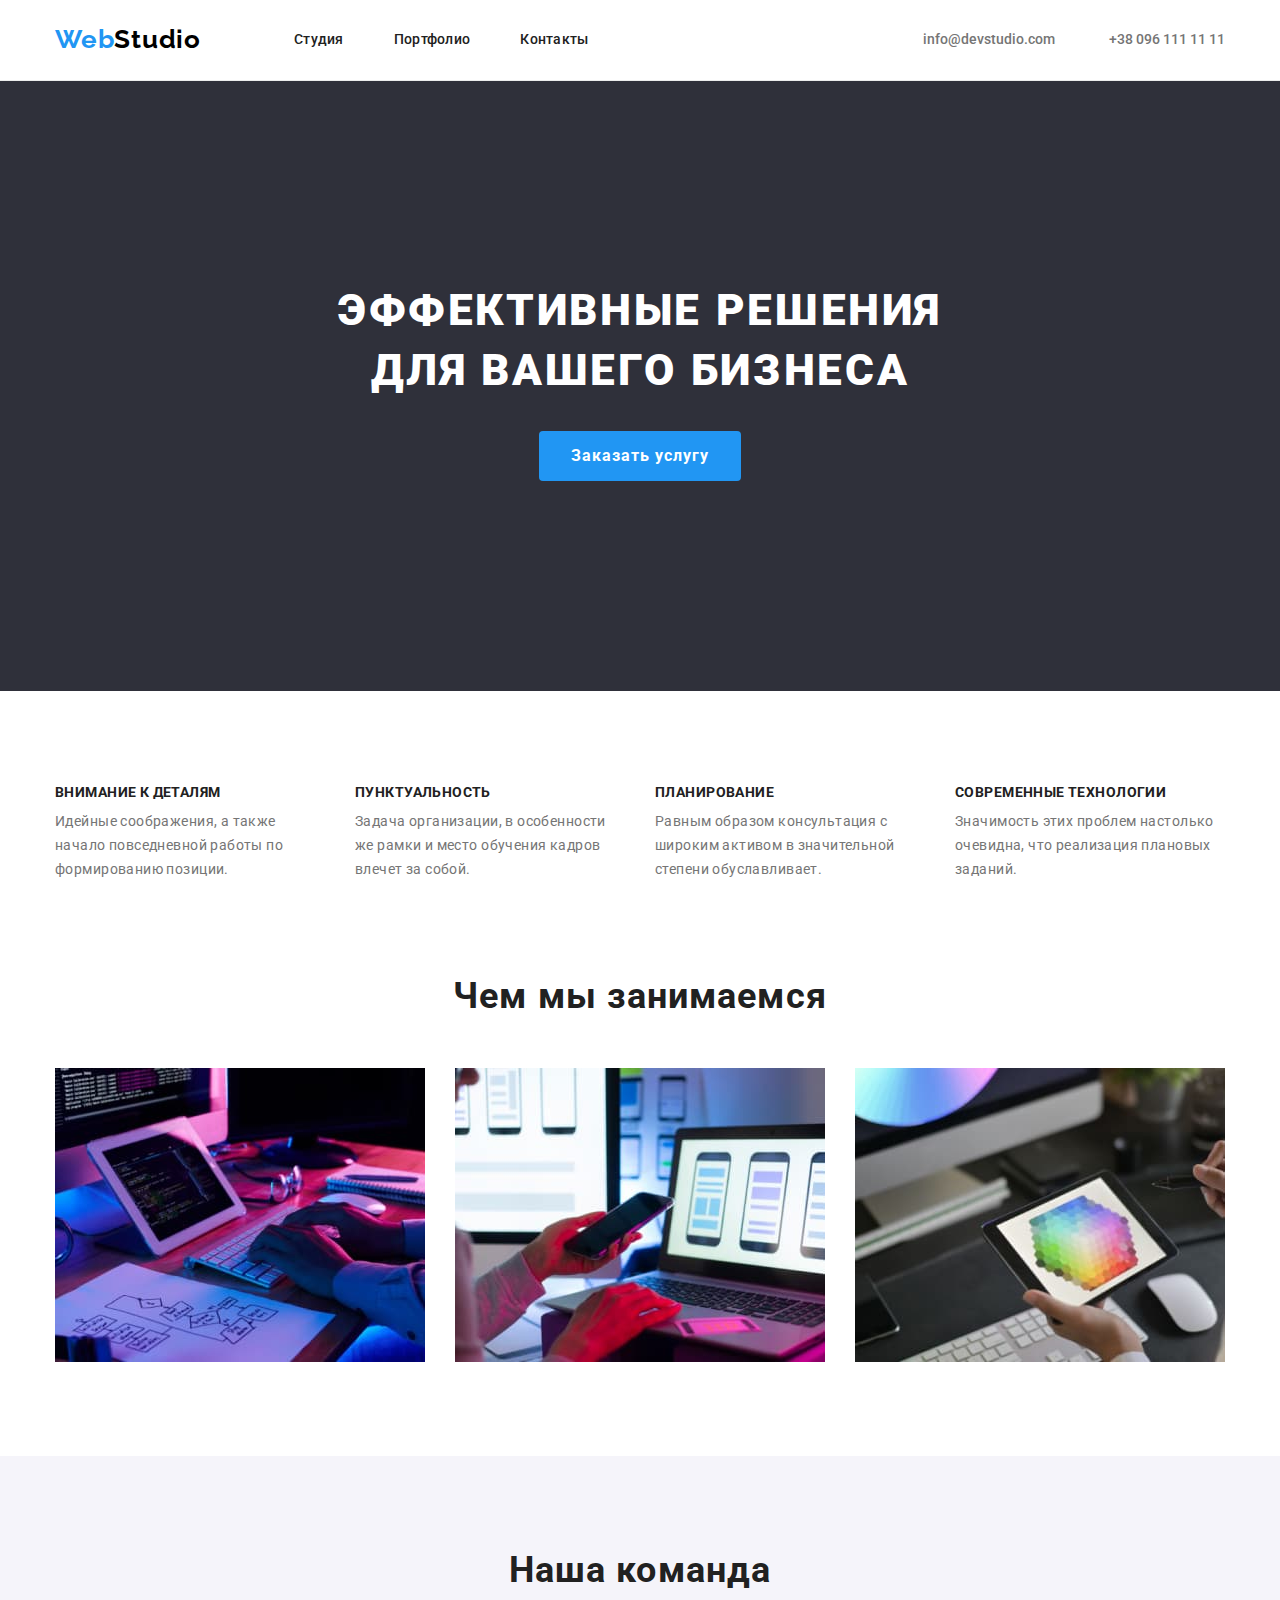
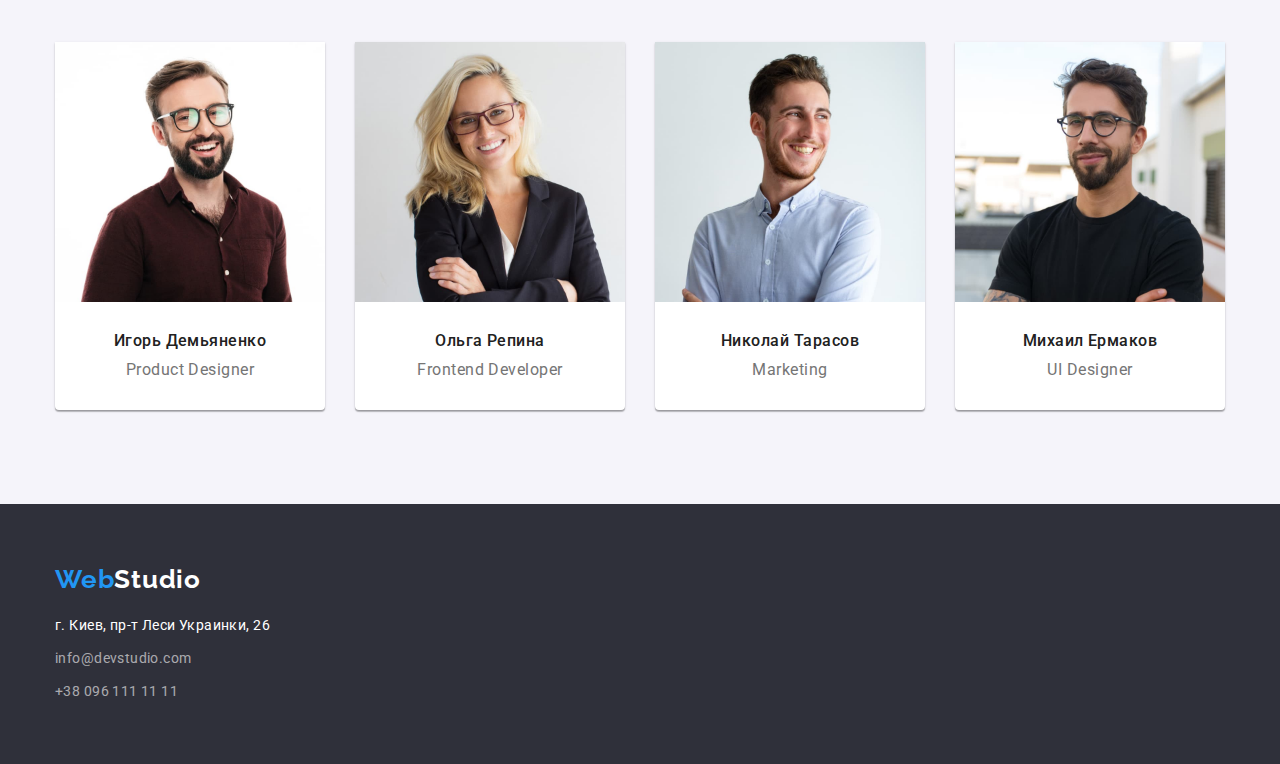
<file: index.html>
<!DOCTYPE html>
<html lang="ru">
<head>
    <meta charset="UTF-8">
    <meta http-equiv="X-UA-Compatible" content="IE=edge">
    <meta name="viewport" content="width=device-width, initial-scale=1.0">
    <title>WebStudio</title>
    <link rel="preconnect" href="https://fonts.googleapis.com">
    <link rel="preconnect" href="https://fonts.gstatic.com" crossorigin>
    <link href="https://fonts.googleapis.com/css2?family=Raleway:wght@700&family=Roboto:wght@400;500;700;900&display=swap" rel="stylesheet">
    <link link rel="stylesheet" href="https://cdnjs.cloudflare.com/ajax/libs/modern-normalize/1.1.0/modern-normalize.min.css">
    <link rel="stylesheet" href="./css/styles.css">
</head>
<body>
    <header>
        <div class="container main-nav">
            <a href="index.html" lang="en" class="logo-link">Web<span class="acsent">Studio</span></a>
            <nav>
                <ul class="main-menu">
                    <li>
                        <a href="index.html" class="main-menu-item">Студия</a>
                    </li>
                    <li>
                        <a href="portfolio.html" class="main-menu-item">Портфолио</a>
                        </li>
                    <li>
                        <a href="" class="main-menu-item">Контакты</a>
                    </li>
                </ul> 
            </nav>
            <div class="head-contacts">
                <a href="mailto:info@devstudio.com" class="contacts mail" >info@devstudio.com</a>
                <a href="tel:+380961111111" class="contacts phone">+38 096 111 11 11</a>
            </div>
        </div>
    </header>
    <main>
        <section class="main-block">
            <div class="container main-block-item">
                <h1>
                    Эффективные решения для вашего бизнеса
                </h1>
                <button type="button" class="main-button">
                    Заказать услугу
                </button>
            </div>
        </section>
        <section class="list">
            <div class="container">
                <ul class="list-block">
                    <li class="list-block-item">
                        <h3 class="list-head">Внимание к деталям</h3>
                        <p>Идейные соображения, а также начало повседневной работы по формированию позиции.</p>
                    </li>
                    <li class="list-block-item">
                        <h3 class="list-head">Пунктуальность</h3>
                        <p>Задача организации, в особенности же рамки и место обучения кадров влечет за собой.</p>
                    </li>
                    <li class="list-block-item">
                        <h3 class="list-head">Планирование</h3>
                        <p>Равным образом консультация с широким активом в значительной степени обуславливает.</p>
                    </li>
                    <li class="list-block-item">
                        <h3 class="list-head">Современные технологии</h3>
                        <p>Значимость этих проблем настолько очевидна, что реализация плановых заданий.</p>
                    </li>
                </ul>
            </div>
        </section>
        <section class="works-list">
            <div class="container">
                <h2>Чем мы занимаемся</h2>
                <ul class="works-list-item">
                    <li>
                        <img src="./images/what-we-do-img1.jpg" alt="исследование" width="370" height="294"/>
                    </li>
                    <li>
                        <img src="./images/what-we-do-img2.jpg" alt="прототипирование мобильных приложений" width="370" height="294"/>
                    </li>
                    <li>
                        <img src="./images/what-we-do-img3.jpg" alt="подбор цветовых решений" width="370" height="294"/>
                    </li>
                </ul>
            </div>
        </section>
        <section class="team-list">
            <div class="container">
                <h2>Наша команда</h2>
                <ul class="our-team">
                    <li class="team-item">
                        <img src="./images/our-team-img1.jpg" alt="Игорь Демьяненко фото" width="270" height="260">
                        <div class="team-item-title">
                            <h3 class="team-item-head">Игорь Демьяненко</h3>
                            <p lang="en" class="team-item-text">Product Designer</p>
                        </div>
                    </li>
                    <li class="team-item">
                        <img src="./images/our-team-img2.jpg" alt="Ольга Репина фото" width="270" height="260">
                        <div class="team-item-title">
                            <h3 class="team-item-head">Ольга Репина</h3>
                            <p lang="en" class="team-item-text">Frontend Developer</p>
                        </div>
                    </li>
                    <li class="team-item">
                        <img src="./images/our-team-img3.jpg" alt="Николай Тарасов фото" width="270" height="260">
                        <div class="team-item-title">
                            <h3 class="team-item-head">Николай Тарасов</h3>
                            <p lang="en" class="team-item-text">Marketing</p>
                        </div>
                    </li>
                    <li class="team-item">
                        <img src="./images/our-team-img4.jpg" alt="Михаил Ермаков фото" width="270" height="260">
                        <div class="team-item-title">
                            <h3 class="team-item-head">Михаил Ермаков</h3>
                            <p lang="en" class="team-item-text">UI Designer</p>
                        </div>
                    </li>
                </ul>
            </div>
        </section>
    </main>
    <footer>
        <div class="container">
            <a href="" lang="en" class="logo-link">Web<span class="footer-acsent">Studio</span></a>
            <adress>
                <ul class="contacts-info">
                    <li class="info-item" >
                        <a href="https://goo.gl/maps/A6Co3otC3qeGbmum7" class="adress-item">г. Киев, пр-т Леси Украинки, 26</a>
                    </li>
                    <li class="info-item">
                        <a href="mailto:info@devstudio.com" class="mail-item">info@devstudio.com</a>
                    </li>
                    <li class="info-item">
                        <a href="tel:+38 096 111 11 11" class="phone-item">+38 096 111 11 11</a>
                    </li>
                </ul>
            </adress>
        </div>
    </footer>
</body>
</html>
</file>
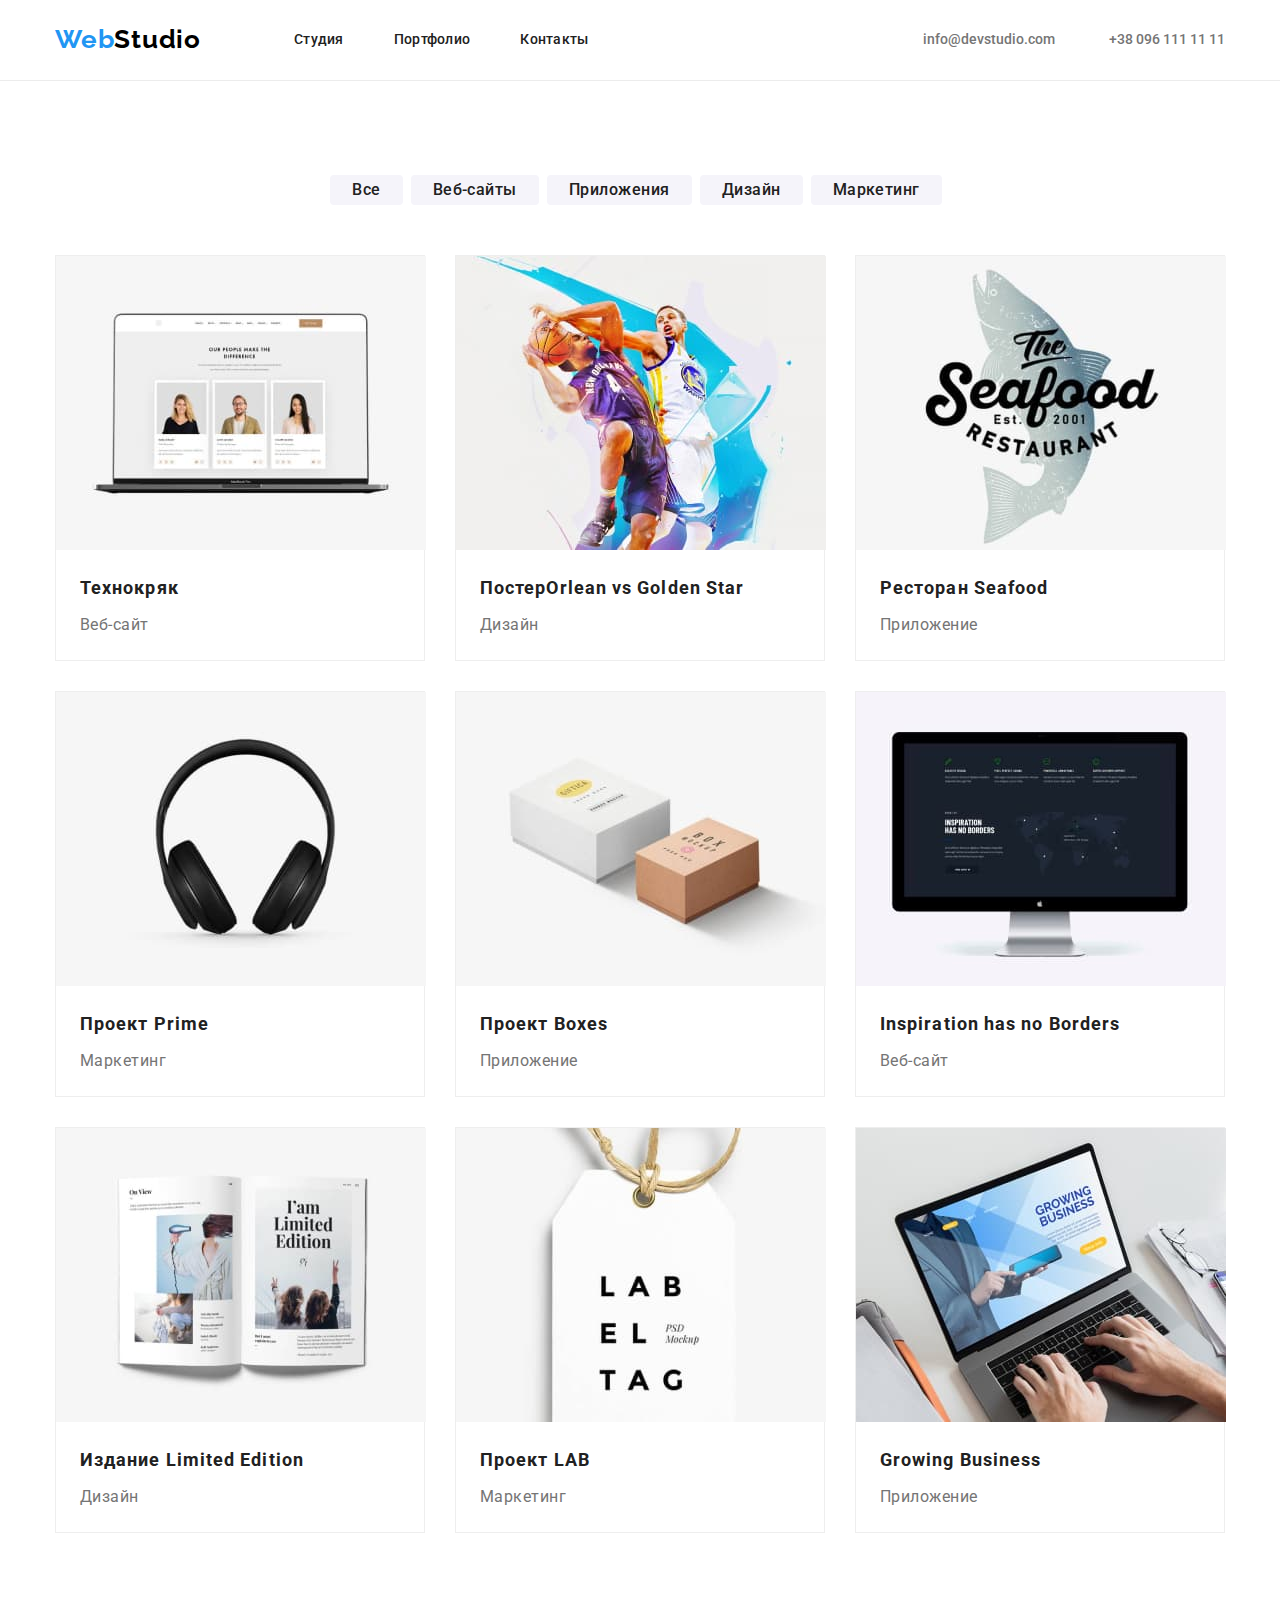
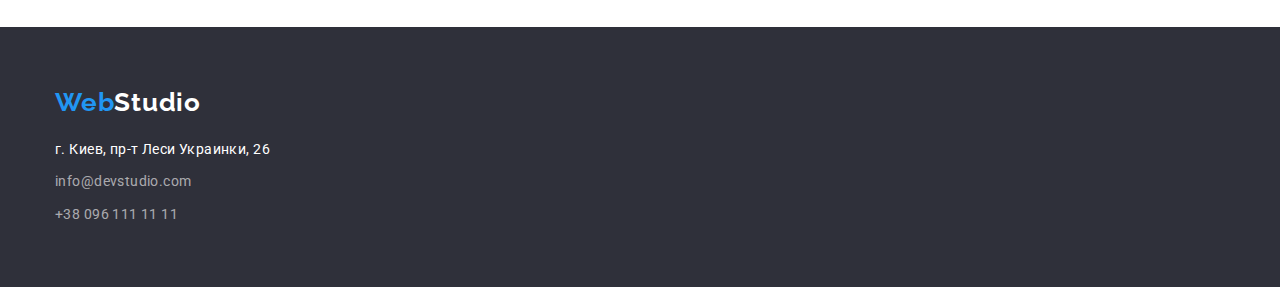
<file: portfolio.html>
<!DOCTYPE html>
<html lang="ru">
<head>
    <meta charset="UTF-8">
    <meta http-equiv="X-UA-Compatible" content="IE=edge">
    <meta name="viewport" content="width=device-width, initial-scale=1.0">
    <title>Portfolio</title>
    <link link rel="stylesheet" href="https://cdnjs.cloudflare.com/ajax/libs/modern-normalize/1.1.0/modern-normalize.min.css">
    <link rel="stylesheet" href="./css/styles.css">
    <link rel="preconnect" href="https://fonts.googleapis.com">
    <link rel="preconnect" href="https://fonts.gstatic.com" crossorigin>
    <link href="https://fonts.googleapis.com/css2?family=Raleway:wght@700&family=Roboto:wght@400;500;700;900&display=swap" rel="stylesheet">
</head>
<body>
    <header>
        <div class="container main-nav">
            <a href="index.html" lang="en" class="logo-link">Web<span class="acsent">Studio</span></a>
            <nav>
                <ul class="main-menu">
                    <li>
                        <a href="index.html" class="main-menu-item">Студия</a>
                    </li>
                    <li>
                        <a href="portfolio.html" class="main-menu-item">Портфолио</a>
                        </li>
                    <li>
                        <a href="" class="main-menu-item">Контакты</a>
                    </li>
                </ul> 
            </nav>
            <div class="head-contacts">
                <a href="mailto:info@devstudio.com" class="contacts mail" >info@devstudio.com</a>
                <a href="tel:+380961111111" class="contacts phone">+38 096 111 11 11</a>
            </div>
        </div>
    </header>
    <main>
        <section class="gallery-item">
            <div class="container">
                <ul class="navigation-button">
                    <li>
                        <button type="button" class="gallery-buttons">Все</button>
                    </li>
                    <li>
                        <button type="button" class="gallery-buttons">Веб-сайты</button>
                    </li>
                    <li>
                        <button type="button" class="gallery-buttons">Приложения</button>
                    </li>
                    <li>
                        <button type="button" class="gallery-buttons">Дизайн</button>
                    </li>
                    <li>
                        <button type="button" class="gallery-buttons">Маркетинг</button>
                    </li>
                </ul>
                <ul class="gallery-list">
                    <li class="gallery-list-item">
                        <img src="./images/gallery-1.jpg" alt="Веб-сайт" width="370" height="294">
                        <div class="gallery-list-title">
                            <h3 class="gallery-list-head">Технокряк</h3>
                            <p>Веб-сайт</p>
                        </div>
                    </li>
                    <li class="gallery-list-item">
                        <img src="./images/gallery-2.jpg" alt="Постер" width="370" height="294">
                        <div class="gallery-list-title">
                            <h3 class="gallery-list-head">Постер<span lang="en">Orlean vs Golden Star</span></h3>
                            <p>Дизайн</p>
                        </div>
                    </li>
                    <li class="gallery-list-item">
                        <img src="./images/gallery-3.jpg" alt="Превью приложения" width="370" height="294">
                        <div class="gallery-list-title">
                            <h3 class="gallery-list-head">Ресторан <span lang="en">Seafood</span></h3>
                            <p>Приложение</p>
                        </div>
                    </li>
                    <li class="gallery-list-item">
                        <img src="./images/gallery-4.jpg" alt="Наушники" width="370" height="294">
                        <div class="gallery-list-title">
                            <h3 class="gallery-list-head">Проект <span lang="en">Prime</span></h3>
                            <p>Маркетинг</p>
                        </div>
                    </li>
                    <li class="gallery-list-item">
                        <img src="./images/gallery-5.jpg" alt="Упаковка" width="370" height="294">
                        <div class="gallery-list-title">
                            <h3 class="gallery-list-head">Проект Boxes</h3>
                            <p>Приложение</p>
                        </div>
                    </li>
                    <li class="gallery-list-item">
                        <img src="./images/gallery-6.jpg" alt="Веб-сайт" width="370" height="294">
                        <div class="gallery-list-title">
                            <h3 lang="en" class="gallery-list-head">Inspiration has no Borders</h3>
                            <p>Веб-сайт</p>
                        </div>
                    </li>
                    <li class="gallery-list-item">
                        <img src="./images/gallery-7.jpg" alt="Журнал" width="370" height="294">
                        <div class="gallery-list-title">
                            <h3 class="gallery-list-head">Издание <span lang="en">Limited Edition</span></h3>
                            <p>Дизайн</p>
                        </div>
                    </li>
                    <li class="gallery-list-item">
                        <img src="./images/gallery-8.jpg" alt="Бирка" width="370" height="294">
                        <div class="gallery-list-title">
                            <h3 class="gallery-list-head">Проект <span lang="en">LAB</span></h3>
                            <p>Маркетинг</p>
                        </div>
                    </li>
                    <li class="gallery-list-item">
                        <img src="./images/gallery-9.jpg" alt="Приложение" width="370" height="294">
                        <div class="gallery-list-title">
                            <h3 class="gallery-list-head"><span lang="en">Growing Business</span></h3>
                            <p>Приложение</p>
                        </div>
                    </li>
                </ul>
            </div>
        </section>
    </main>
    <footer>
        <div class="container">
            <a href="" lang="en" class="logo-link">Web<span class="footer-acsent">Studio</span></a>
            <adress>
                <ul class="contacts-info">
                    <li class="info-item" >
                        <a href="https://goo.gl/maps/A6Co3otC3qeGbmum7" class="adress-item">г. Киев, пр-т Леси Украинки, 26</a>
                    </li>
                    <li class="info-item">
                        <a href="mailto:info@devstudio.com" class="mail-item">info@devstudio.com</a>
                    </li>
                    <li class="info-item">
                        <a href="tel:+38 096 111 11 11" class="phone-item">+38 096 111 11 11</a>
                    </li>
                </ul>
            </adress>
        </div>
    </footer>
</body>
</html>
</file>
<file: css/styles.css>
ul {
    margin: 0;
    padding: 0;
}
p, h1, h2, h3 {
    margin: 0;
}
img {
    display: block;
}
.container {
    width: 1200px;
    padding-left: 15px;
    padding-right: 15px;
    margin: 0 auto;
}
body { 
    font-family: 'Roboto', sans-serif;
}
a {
    text-decoration: none;
}
:root {
    --brand-color-dark: #2F303A;
    --brand-color-ligth: #FFFFFF;
    --acent-one: #2196F3;
    --acent-second: #000000;
    --text-one: #212121;
    --text-second: #757575;
    --brand-color-medium: #F5F4FA;
}
/*  header */
.main-nav {
    display: flex;
    align-items: center;
}
.logo-link {
    color: var(--acent-one);
    font-family: 'Raleway';
    font-style: normal;
    font-weight: 700;
    font-size: 26px;
    line-height: 1.19;
    letter-spacing: 0.03em;
    margin-right: 93px;
}
.acsent {
    color: var(--acent-second);
}
header {
    background-color: var(--brand-color-ligth);
    padding-top: 24px;
    padding-bottom: 25px;
    border-bottom: 1px solid #ECECEC;
}
.main-menu {
    display: flex;
}

.head-contacts {
    margin-left: auto;
}
.main-menu-item {
    text-decoration: none;
    color: var(--text-one);
    font-style: normal;
    font-weight: 500;
    font-size: 14px;
    line-height: 1.14;
    letter-spacing: 0.02em;
    margin-right: 50px;
}

.mail {
    margin-right: 50px;
}
.main-menu-item:hover, .main-menu-item:focus {
    color: var(--acent-one);
}
li {
    list-style-type: none; 
}
.contacts {
    color: var(--text-second);
    font-weight: 500;
    font-size: 14px;
}
.contacts:hover, .contacts:focus {
    color: var(--acent-one);
}
/* main block*/

.footer-acsent {
    color: var(--brand-color-ligth);
}
.main-block {
    background-color: var(--brand-color-dark);
    padding-top: 200px;
    padding-bottom: 210px;
}
.main-block-item {
    display: flex;
    flex-direction: column;
    align-items: center;
}
h1 {
    font-style: normal;
    font-weight: 900;
    font-size: 44px;
    color: var(--brand-color-ligth);
    text-transform: uppercase;
    letter-spacing: 0.06em;
    line-height: 1.36;
    padding-bottom: 30px;
    width: 696px;
    text-align: center;
}
.main-button {
    border: 0;
    background: var(--acent-one);
    color: var(--brand-color-ligth);
    font-family: 'Roboto', sans-serif ;
    font-style: normal;
    font-weight: 700;
    font-size: 16px;
    cursor: pointer;
    letter-spacing: 0.06em;
    line-height: 1.87;
    padding: 10px 32px;
    border-radius: 4px;
}
.list-block {
    display: flex;
    justify-content: space-between;
}
.list-block-item {
    width: 270px;
}
.list {
    padding-top: 94px;
    padding-bottom: 94px;
}
.list-head {
    margin-bottom: 10px;
    color: var(--text-one);
    font-style: normal;
    font-weight: 700;
    font-size: 14px;
    text-transform: uppercase;
    font-style: normal;
    line-height: 1.14;
    letter-spacing: 0.03em;
}
.list p {
    color: var(--text-second);
    font-style: normal;
    font-weight: 400;
    font-size: 14px;
    line-height: 1.71;
    letter-spacing: 0.03em;
}
h2 {
    color: var(--text-one);
    font-style: normal;
    font-weight: 700;
    font-size: 36px;
    line-height: 1.16;
    letter-spacing: 0.03em;
    margin-bottom: 50px;
    text-align: center;
}

.works-list {
    padding-bottom: 94px;
}
.works-list-item {
    display: flex;
    justify-content: space-between;
}
.our-team {
    display: flex;
    justify-content: space-between;
}
.our-team h3 {
    color: var(--text-one);
    font-style: normal;
    font-weight: 500;
    font-size: 16px;
    line-height: 1.18;
    letter-spacing: 0.03em;
}
.team-list {
    background-color: var(--brand-color-medium);
    padding-top: 94px;
    padding-bottom: 94px;
}

.team-item {
    background-color: var(--brand-color-ligth);
    width: 270px;
    box-shadow: 0px 1px 3px rgba(0, 0, 0, 0.12), 0px 1px 1px rgba(0, 0, 0, 0.14), 0px 2px 1px rgba(0, 0, 0, 0.2);
    border-radius: 0px 0px 4px 4px;
}
.team-item-title {
    padding-top: 30px;
    padding-bottom: 30px;
}
.team-item-head {
    margin-bottom: 10px;
    text-align: center;
}
.team-item-text {
    color: var(--text-second);
    font-style: normal;
    font-weight: 400;
    font-size: 16px;
    line-height: 1.18;
    letter-spacing: 0.03em;
    text-align: center;
}
footer {
    background-color: var(--brand-color-dark);
}
.contacts-info {
    list-style-type: none;
    margin-top: 20px;
}
.info-item {
    text-decoration: none;
    font-family: "Roboto", sans-serif;
    font-style: normal;
    font-weight: normal;
    font-size: 14px;
    line-height: 1.71;
    letter-spacing: 0.03em;
    margin-top: 9px;
}
.mail-item, .phone-item {
    color: rgba(255, 255, 255, 0.6);
}
.adress-item {
    color: var(--brand-color-ligth);
}
.gallery-buttons {
    border: 0;
    background-color: var(--brand-color-medium);
    color: var(--text-one);
    font-family: 'Roboto', sans-serif ;
    font-weight: 500;
    font-size: 16px;
    font-style: normal;
    line-height: 1.62;
    letter-spacing: 0.03em;
    cursor: pointer;
    padding: 2px 22px;
    border-radius: 4px;
}
.gallery-buttons:hover, .gallery-buttons:focus  {
    background-color: var(--acent-one);
    color: var(--brand-color-ligth);
    box-shadow: 0px 3px 1px rgba(0, 0, 0, 0.1), 0px 1px 2px rgba(0, 0, 0, 0.08), 0px 2px 2px rgba(0, 0, 0, 0.12);
}
.gallery-list {
    display: flex;
    flex-wrap: wrap;
}
.gallery-list-title {
    padding-top: 20px;
    padding-bottom: 20px;
    padding-right: 24px;
    padding-left: 24px;
}
.gallery-list-item {
    width: 370px;
    margin-right: 30px;
    border: 1px solid #EEEEEE;
    margin-bottom: 30px;
}
.gallery-list-item:nth-child(3n) {
    margin-right: 0px;
}
.gallery-list-item:nth-last-child(-n+3) {
    margin-bottom: 0px;
}

.gallery-list p {
    color: var(--text-second);
    font-style: normal;
    font-weight: 400;
    font-size: 16px;
    line-height: 1.87;
    letter-spacing: 0.03em;
}
footer {
    padding-top: 60px;
    padding-bottom: 60px;
}
.gallery-item {
    padding-top: 94px;
    padding-bottom: 94px;
}
.navigation-button {
    margin-bottom: 50px;
}
.gallery-list-head {
    color: var(--text-one);
    font-style: normal;
    font-weight: 700;
    font-size: 18px;
    line-height: 2;
    letter-spacing: 0.06em;
    margin-bottom: 4px;
}
.navigation-button {
    display: flex;
    justify-content: center;
}
.gallery-buttons {
    margin-right: 8px;
}
.gallery-buttons:nth-last-child(5) {
    margin-right: 0px;
}
</file>
